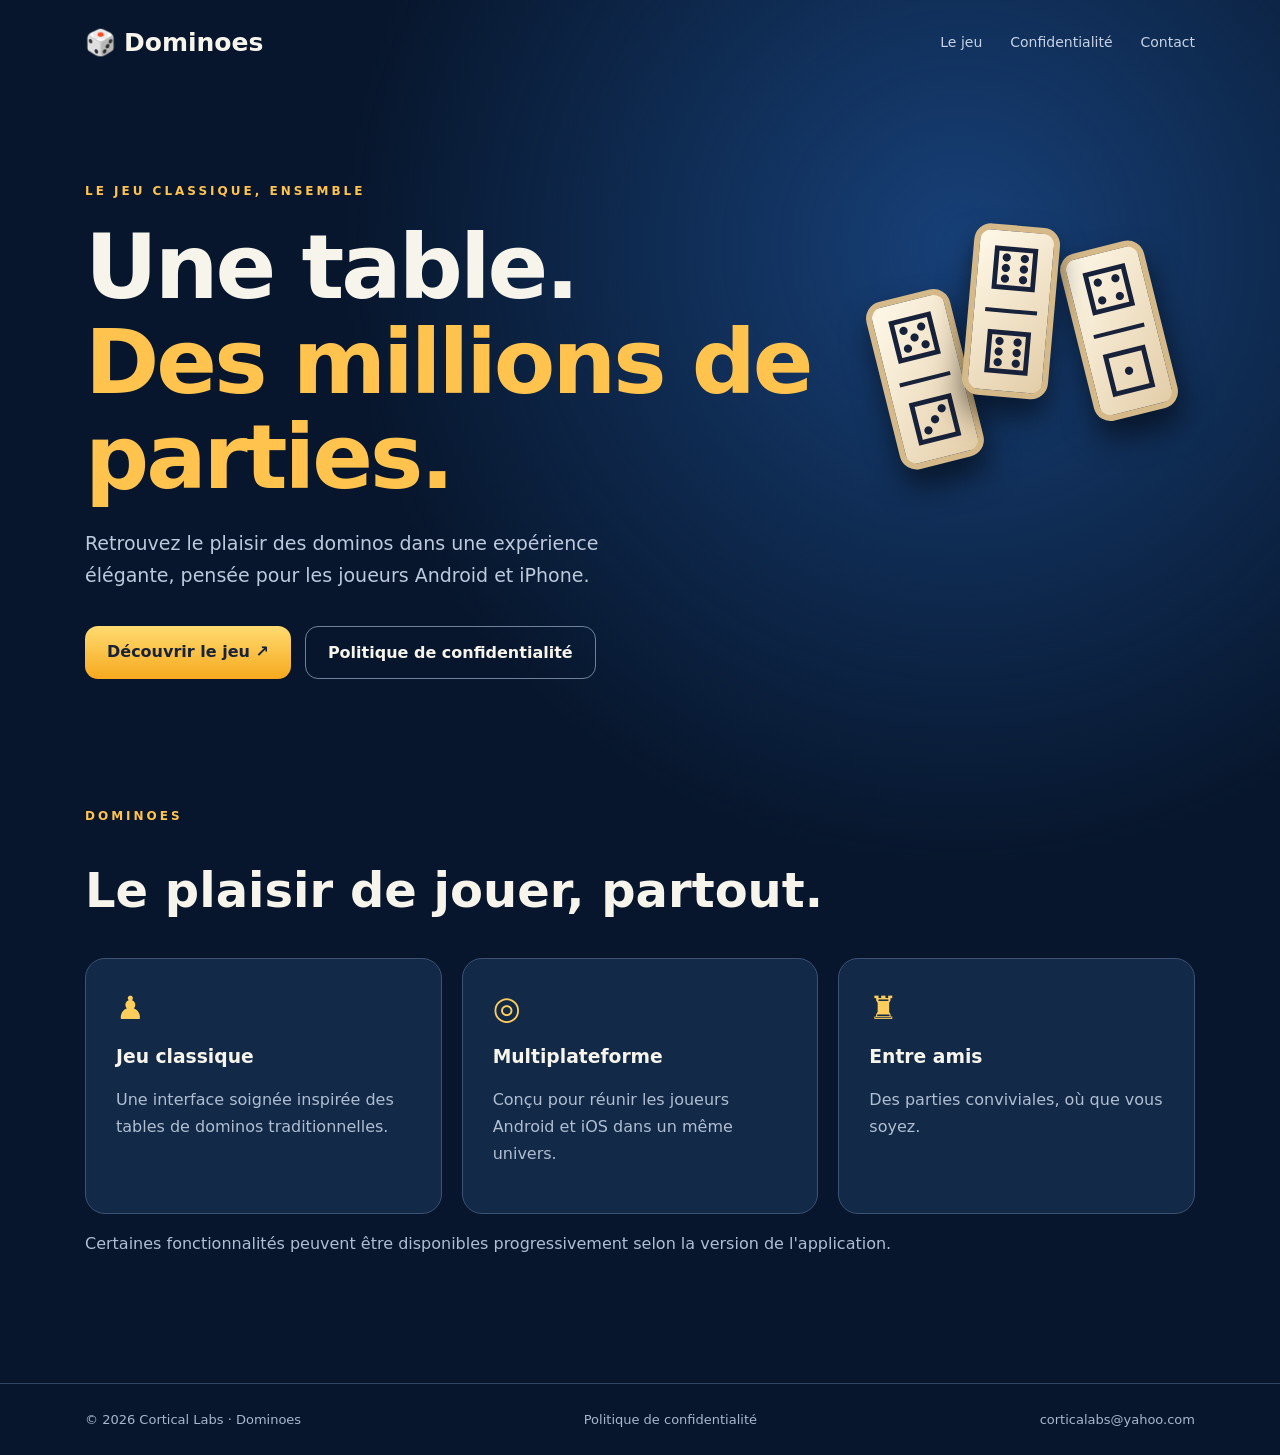
<file: index.html>
<!doctype html><html lang="fr"><head><meta charset="utf-8"><meta name="viewport" content="width=device-width,initial-scale=1"><meta name="theme-color" content="#07162c"><title>Dominoes | Jouez ensemble</title><meta name="description" content="Dominoes, le jeu de dominos pour Android et iPhone."><link rel="stylesheet" href="style.css"></head><body><header><a class="brand" href="/">🎲 <strong>Dominoes</strong></a><nav><a href="#fonctionnalites">Le jeu</a><a href="/privacy.html">Confidentialité</a><a href="mailto:corticalabs@yahoo.com">Contact</a></nav></header><main><section class="hero"><div class="eyebrow">LE JEU CLASSIQUE, ENSEMBLE</div><h1>Une table.<br><span>Des millions de parties.</span></h1><p>Retrouvez le plaisir des dominos dans une expérience élégante, pensée pour les joueurs Android et iPhone.</p><div class="buttons"><a class="primary" href="#fonctionnalites">Découvrir le jeu ↗</a><a class="secondary" href="/privacy.html">Politique de confidentialité</a></div><div class="tiles" aria-hidden="true"><div class="tile"><span>⚄</span><i></i><span>⚂</span></div><div class="tile tilt"><span>⚅</span><i></i><span>⚅</span></div><div class="tile"><span>⚃</span><i></i><span>⚀</span></div></div></section><section id="fonctionnalites"><div class="eyebrow">DOMINOES</div><h2>Le plaisir de jouer, partout.</h2><div class="grid"><article><b>♟</b><h3>Jeu classique</h3><p>Une interface soignée inspirée des tables de dominos traditionnelles.</p></article><article><b>◎</b><h3>Multiplateforme</h3><p>Conçu pour réunir les joueurs Android et iOS dans un même univers.</p></article><article><b>♜</b><h3>Entre amis</h3><p>Des parties conviviales, où que vous soyez.</p></article></div><p class="note">Certaines fonctionnalités peuvent être disponibles progressivement selon la version de l'application.</p></section></main><footer><span>© 2026 Cortical Labs · Dominoes</span><a href="/privacy.html">Politique de confidentialité</a><a href="mailto:corticalabs@yahoo.com">corticalabs@yahoo.com</a></footer></body></html>
</file>
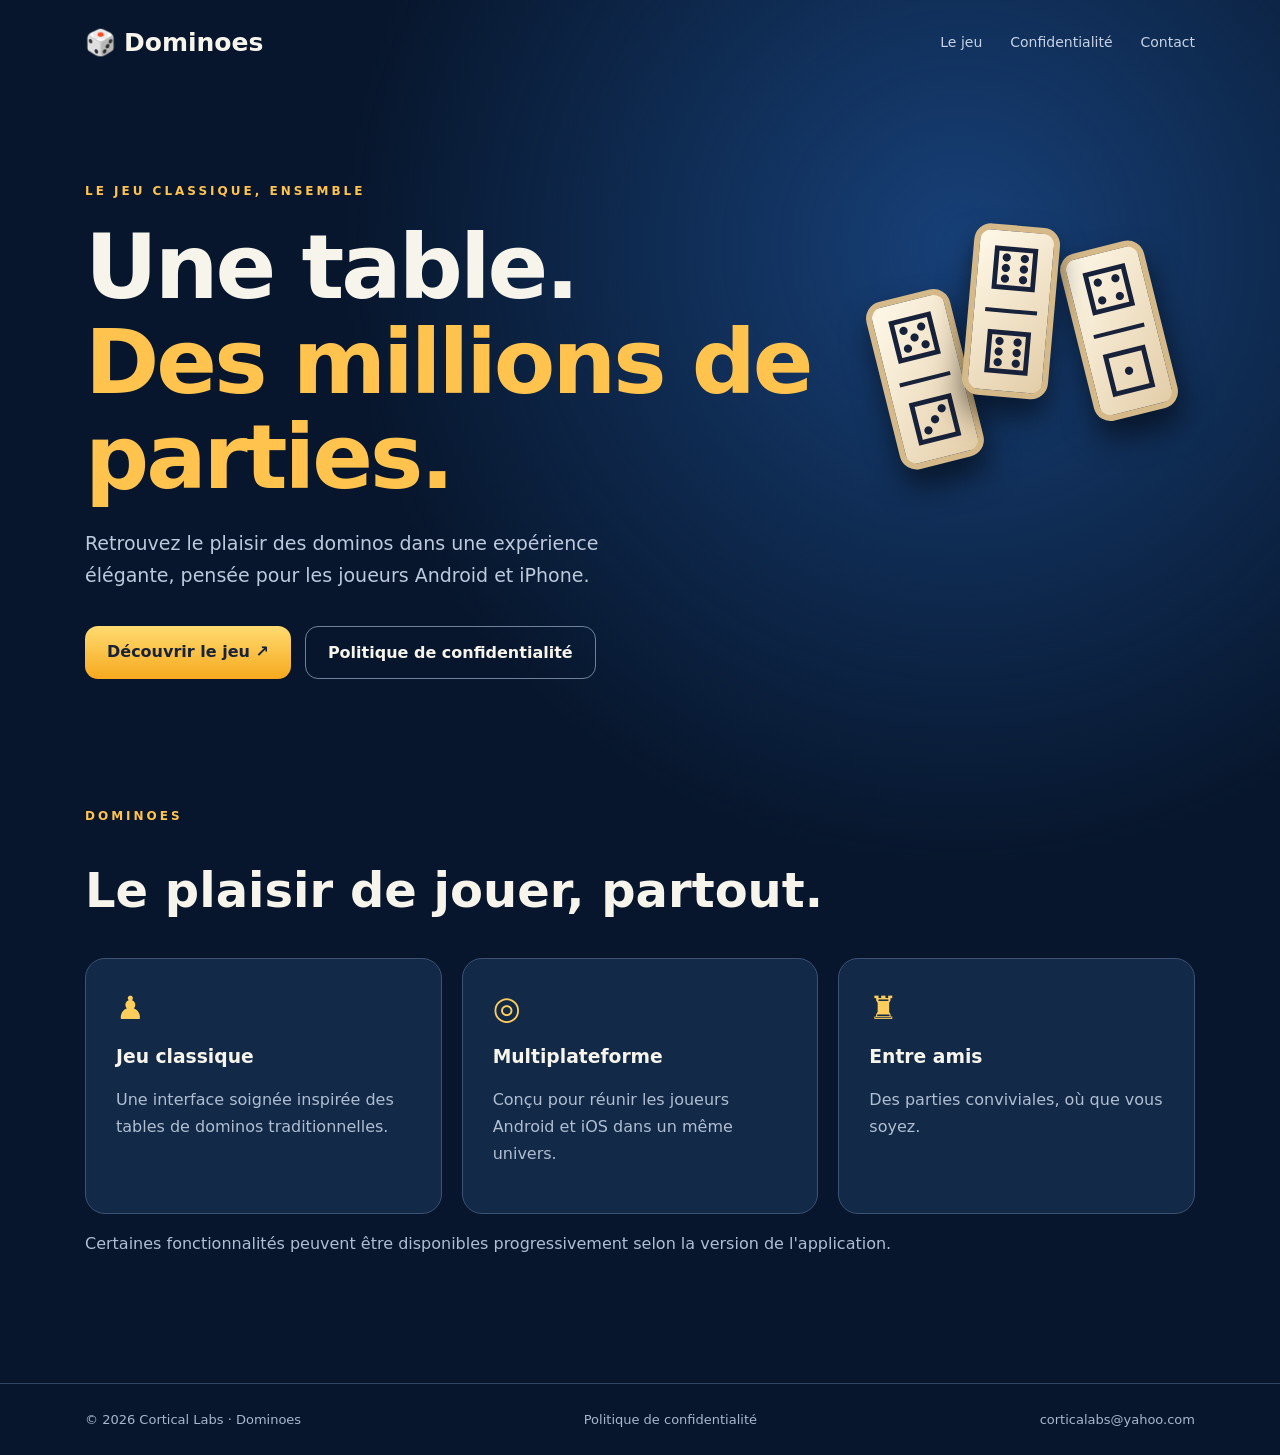
<file: dominoes-site/index.html>
<!doctype html><html lang="fr"><head><meta charset="utf-8"><meta name="viewport" content="width=device-width,initial-scale=1"><meta name="theme-color" content="#07162c"><title>Dominoes | Jouez ensemble</title><meta name="description" content="Dominoes, le jeu de dominos pour Android et iPhone."><link rel="stylesheet" href="style.css"></head><body><header><a class="brand" href="/">🎲 <strong>Dominoes</strong></a><nav><a href="#fonctionnalites">Le jeu</a><a href="/privacy.html">Confidentialité</a><a href="mailto:corticalabs@yahoo.com">Contact</a></nav></header><main><section class="hero"><div class="eyebrow">LE JEU CLASSIQUE, ENSEMBLE</div><h1>Une table.<br><span>Des millions de parties.</span></h1><p>Retrouvez le plaisir des dominos dans une expérience élégante, pensée pour les joueurs Android et iPhone.</p><div class="buttons"><a class="primary" href="#fonctionnalites">Découvrir le jeu ↗</a><a class="secondary" href="/privacy.html">Politique de confidentialité</a></div><div class="tiles" aria-hidden="true"><div class="tile"><span>⚄</span><i></i><span>⚂</span></div><div class="tile tilt"><span>⚅</span><i></i><span>⚅</span></div><div class="tile"><span>⚃</span><i></i><span>⚀</span></div></div></section><section id="fonctionnalites"><div class="eyebrow">DOMINOES</div><h2>Le plaisir de jouer, partout.</h2><div class="grid"><article><b>♟</b><h3>Jeu classique</h3><p>Une interface soignée inspirée des tables de dominos traditionnelles.</p></article><article><b>◎</b><h3>Multiplateforme</h3><p>Conçu pour réunir les joueurs Android et iOS dans un même univers.</p></article><article><b>♜</b><h3>Entre amis</h3><p>Des parties conviviales, où que vous soyez.</p></article></div><p class="note">Certaines fonctionnalités peuvent être disponibles progressivement selon la version de l'application.</p></section></main><footer><span>© 2026 Cortical Labs · Dominoes</span><a href="/privacy.html">Politique de confidentialité</a><a href="mailto:corticalabs@yahoo.com">corticalabs@yahoo.com</a></footer></body></html>
</file>
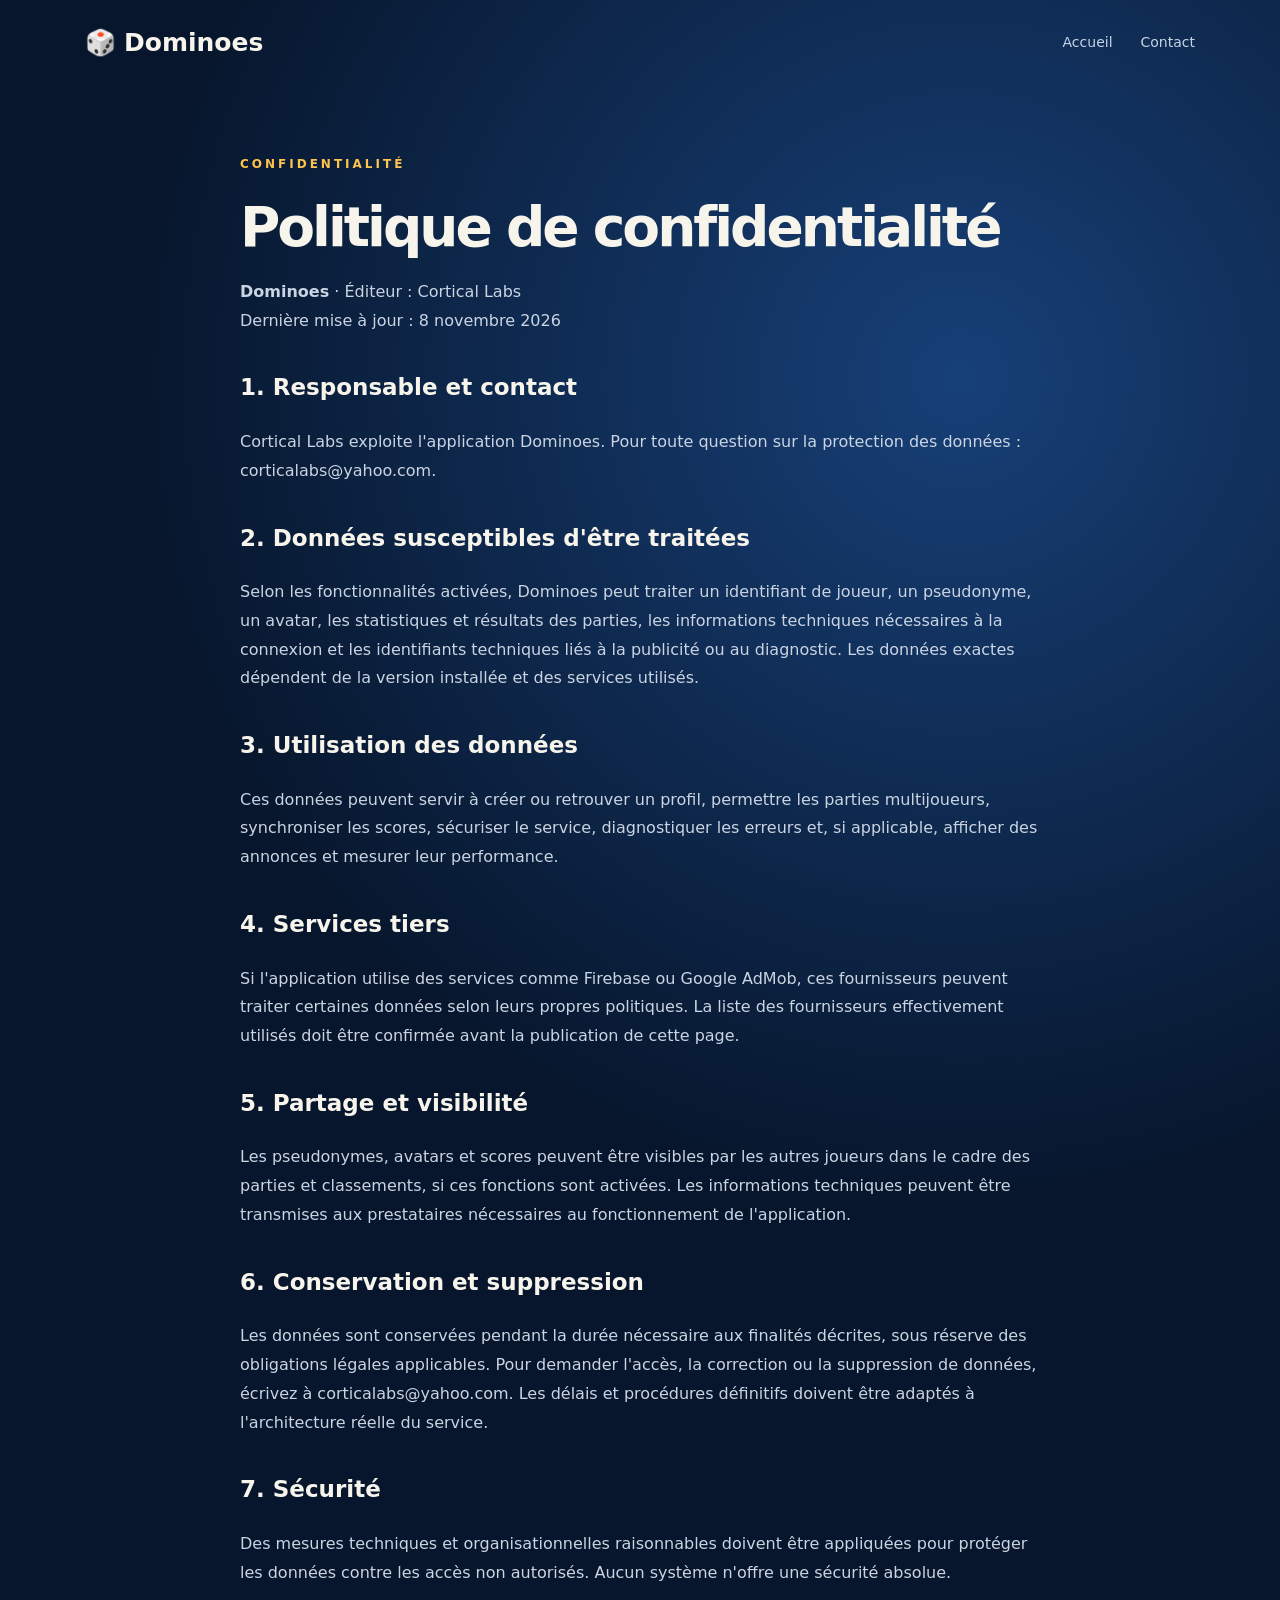
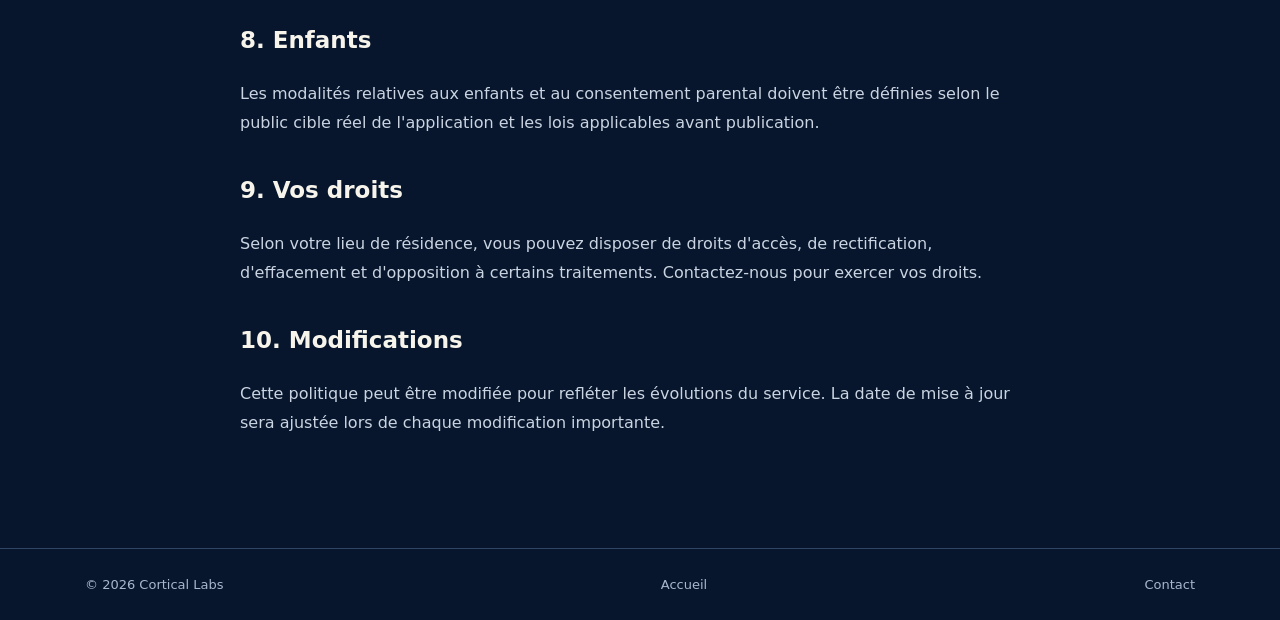
<file: privacy.html>
<!doctype html><html lang="fr"><head><meta charset="utf-8"><meta name="viewport" content="width=device-width,initial-scale=1"><title>Politique de confidentialité | Dominoes</title><link rel="stylesheet" href="style.css"></head><body><header><a class="brand" href="/">🎲 <strong>Dominoes</strong></a><nav><a href="/">Accueil</a><a href="mailto:corticalabs@yahoo.com">Contact</a></nav></header><main class="legal"><div class="eyebrow">CONFIDENTIALITÉ</div><h1>Politique de confidentialité</h1><p><strong>Dominoes</strong> · Éditeur : Cortical Labs<br>Dernière mise à jour : 8 novembre 2026</p><h2>1. Responsable et contact</h2><p>Cortical Labs exploite l'application Dominoes. Pour toute question sur la protection des données : <a href="mailto:corticalabs@yahoo.com">corticalabs@yahoo.com</a>.</p><h2>2. Données susceptibles d'être traitées</h2><p>Selon les fonctionnalités activées, Dominoes peut traiter un identifiant de joueur, un pseudonyme, un avatar, les statistiques et résultats des parties, les informations techniques nécessaires à la connexion et les identifiants techniques liés à la publicité ou au diagnostic. Les données exactes dépendent de la version installée et des services utilisés.</p><h2>3. Utilisation des données</h2><p>Ces données peuvent servir à créer ou retrouver un profil, permettre les parties multijoueurs, synchroniser les scores, sécuriser le service, diagnostiquer les erreurs et, si applicable, afficher des annonces et mesurer leur performance.</p><h2>4. Services tiers</h2><p>Si l'application utilise des services comme Firebase ou Google AdMob, ces fournisseurs peuvent traiter certaines données selon leurs propres politiques. La liste des fournisseurs effectivement utilisés doit être confirmée avant la publication de cette page.</p><h2>5. Partage et visibilité</h2><p>Les pseudonymes, avatars et scores peuvent être visibles par les autres joueurs dans le cadre des parties et classements, si ces fonctions sont activées. Les informations techniques peuvent être transmises aux prestataires nécessaires au fonctionnement de l'application.</p><h2>6. Conservation et suppression</h2><p>Les données sont conservées pendant la durée nécessaire aux finalités décrites, sous réserve des obligations légales applicables. Pour demander l'accès, la correction ou la suppression de données, écrivez à <a href="mailto:corticalabs@yahoo.com">corticalabs@yahoo.com</a>. Les délais et procédures définitifs doivent être adaptés à l'architecture réelle du service.</p><h2>7. Sécurité</h2><p>Des mesures techniques et organisationnelles raisonnables doivent être appliquées pour protéger les données contre les accès non autorisés. Aucun système n'offre une sécurité absolue.</p><h2>8. Enfants</h2><p>Les modalités relatives aux enfants et au consentement parental doivent être définies selon le public cible réel de l'application et les lois applicables avant publication.</p><h2>9. Vos droits</h2><p>Selon votre lieu de résidence, vous pouvez disposer de droits d'accès, de rectification, d'effacement et d'opposition à certains traitements. Contactez-nous pour exercer vos droits.</p><h2>10. Modifications</h2><p>Cette politique peut être modifiée pour refléter les évolutions du service. La date de mise à jour sera ajustée lors de chaque modification importante.</p></main><footer><span>© 2026 Cortical Labs</span><a href="/">Accueil</a><a href="mailto:corticalabs@yahoo.com">Contact</a></footer></body></html>
</file>
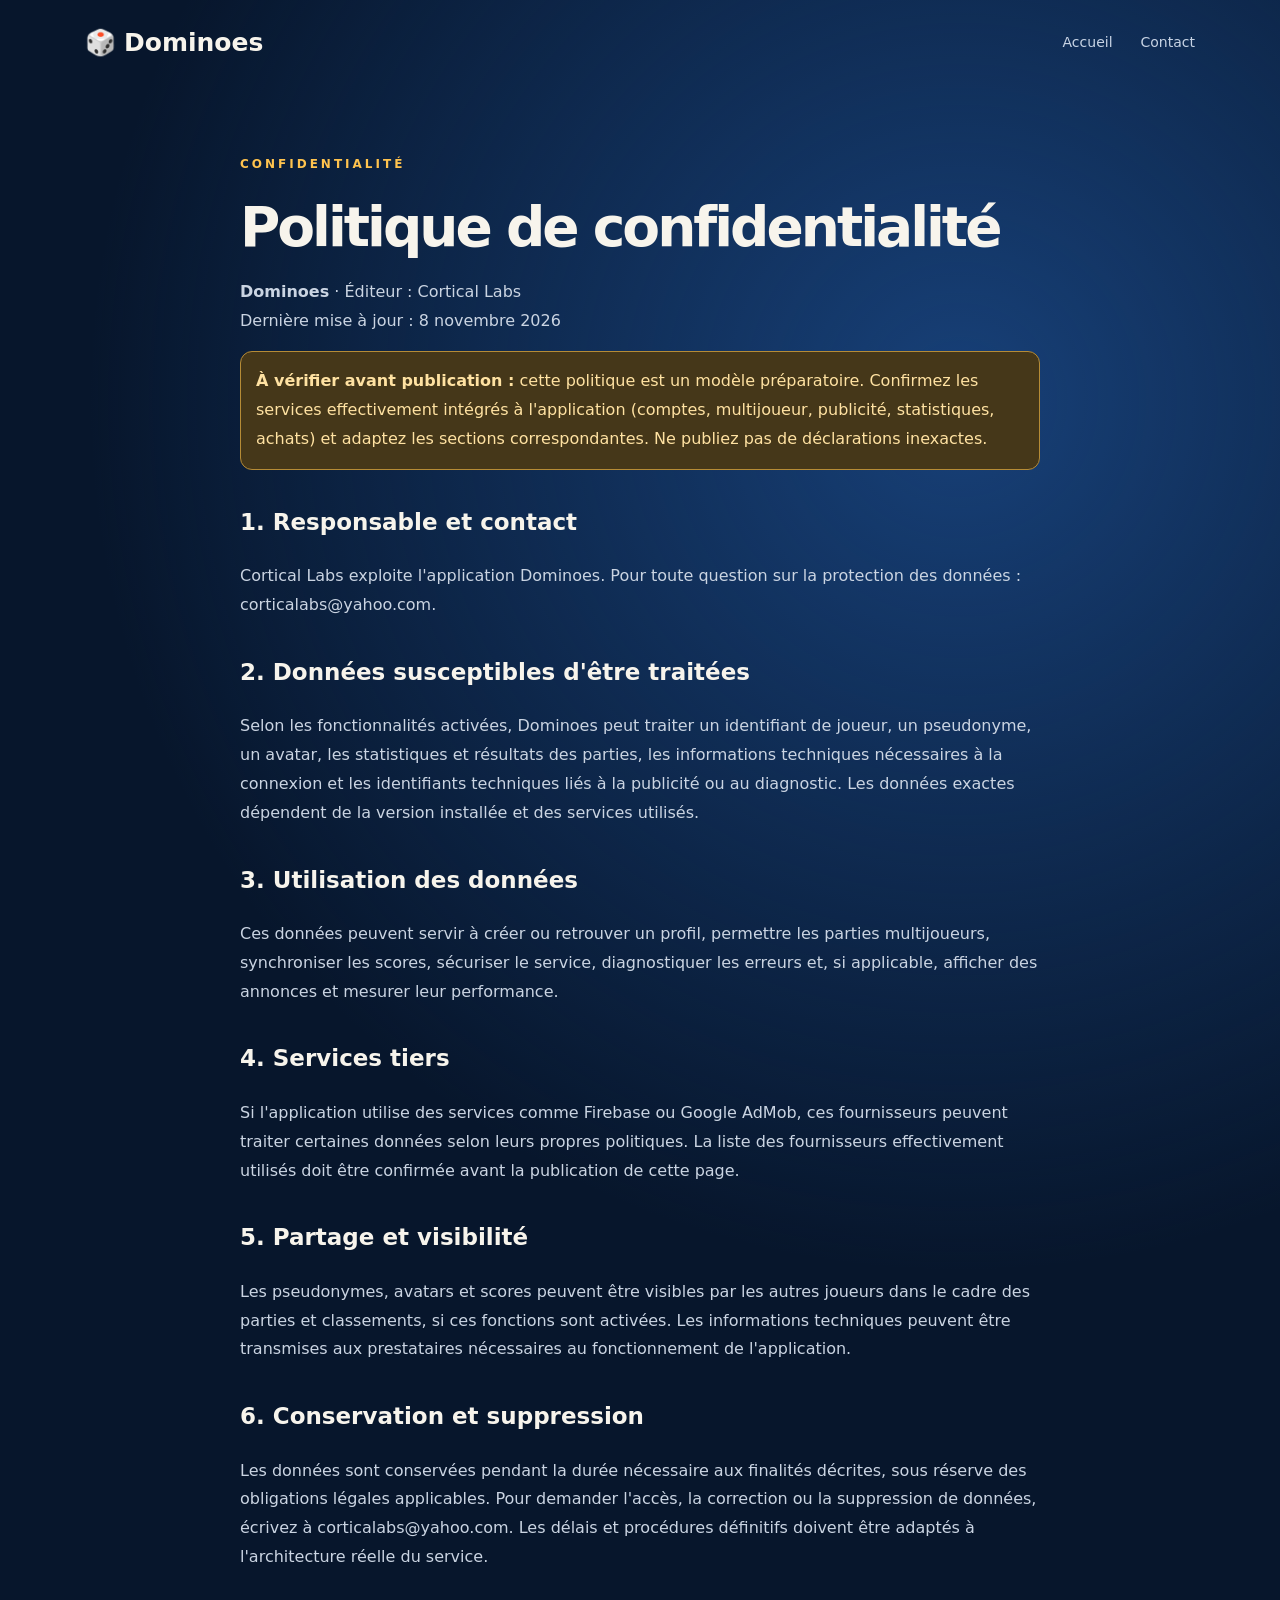
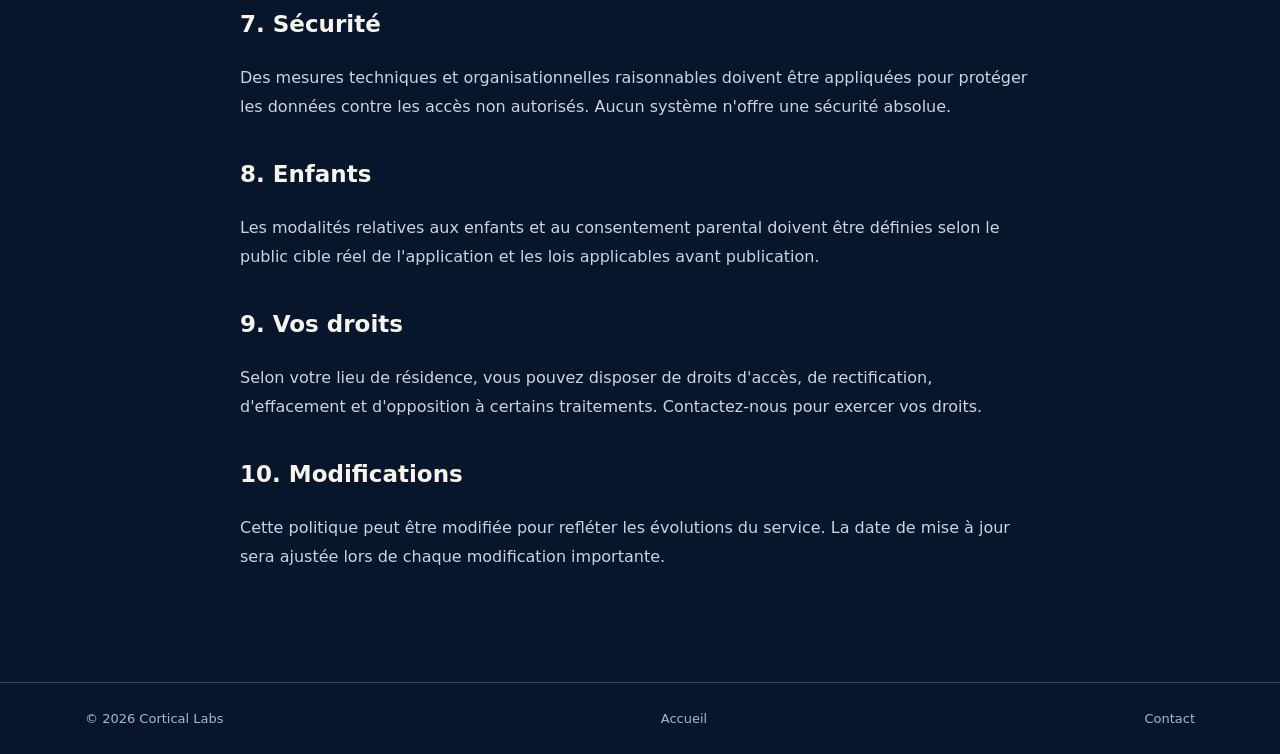
<file: dominoes-site/privacy.html>
<!doctype html><html lang="fr"><head><meta charset="utf-8"><meta name="viewport" content="width=device-width,initial-scale=1"><title>Politique de confidentialité | Dominoes</title><link rel="stylesheet" href="style.css"></head><body><header><a class="brand" href="/">🎲 <strong>Dominoes</strong></a><nav><a href="/">Accueil</a><a href="mailto:corticalabs@yahoo.com">Contact</a></nav></header><main class="legal"><div class="eyebrow">CONFIDENTIALITÉ</div><h1>Politique de confidentialité</h1><p><strong>Dominoes</strong> · Éditeur : Cortical Labs<br>Dernière mise à jour : 8 novembre 2026</p><div class="warning"><strong>À vérifier avant publication :</strong> cette politique est un modèle préparatoire. Confirmez les services effectivement intégrés à l'application (comptes, multijoueur, publicité, statistiques, achats) et adaptez les sections correspondantes. Ne publiez pas de déclarations inexactes.</div><h2>1. Responsable et contact</h2><p>Cortical Labs exploite l'application Dominoes. Pour toute question sur la protection des données : <a href="mailto:corticalabs@yahoo.com">corticalabs@yahoo.com</a>.</p><h2>2. Données susceptibles d'être traitées</h2><p>Selon les fonctionnalités activées, Dominoes peut traiter un identifiant de joueur, un pseudonyme, un avatar, les statistiques et résultats des parties, les informations techniques nécessaires à la connexion et les identifiants techniques liés à la publicité ou au diagnostic. Les données exactes dépendent de la version installée et des services utilisés.</p><h2>3. Utilisation des données</h2><p>Ces données peuvent servir à créer ou retrouver un profil, permettre les parties multijoueurs, synchroniser les scores, sécuriser le service, diagnostiquer les erreurs et, si applicable, afficher des annonces et mesurer leur performance.</p><h2>4. Services tiers</h2><p>Si l'application utilise des services comme Firebase ou Google AdMob, ces fournisseurs peuvent traiter certaines données selon leurs propres politiques. La liste des fournisseurs effectivement utilisés doit être confirmée avant la publication de cette page.</p><h2>5. Partage et visibilité</h2><p>Les pseudonymes, avatars et scores peuvent être visibles par les autres joueurs dans le cadre des parties et classements, si ces fonctions sont activées. Les informations techniques peuvent être transmises aux prestataires nécessaires au fonctionnement de l'application.</p><h2>6. Conservation et suppression</h2><p>Les données sont conservées pendant la durée nécessaire aux finalités décrites, sous réserve des obligations légales applicables. Pour demander l'accès, la correction ou la suppression de données, écrivez à <a href="mailto:corticalabs@yahoo.com">corticalabs@yahoo.com</a>. Les délais et procédures définitifs doivent être adaptés à l'architecture réelle du service.</p><h2>7. Sécurité</h2><p>Des mesures techniques et organisationnelles raisonnables doivent être appliquées pour protéger les données contre les accès non autorisés. Aucun système n'offre une sécurité absolue.</p><h2>8. Enfants</h2><p>Les modalités relatives aux enfants et au consentement parental doivent être définies selon le public cible réel de l'application et les lois applicables avant publication.</p><h2>9. Vos droits</h2><p>Selon votre lieu de résidence, vous pouvez disposer de droits d'accès, de rectification, d'effacement et d'opposition à certains traitements. Contactez-nous pour exercer vos droits.</p><h2>10. Modifications</h2><p>Cette politique peut être modifiée pour refléter les évolutions du service. La date de mise à jour sera ajustée lors de chaque modification importante.</p></main><footer><span>© 2026 Cortical Labs</span><a href="/">Accueil</a><a href="mailto:corticalabs@yahoo.com">Contact</a></footer></body></html>
</file>
<file: style.css>
:root{font-family:Inter,system-ui,-apple-system,Segoe UI,sans-serif;color:#f7f4ec;background:#07162c}*{box-sizing:border-box}body{margin:0;background:radial-gradient(circle at 75% 17%,#174078 0,transparent 40%),#07162c}a{color:inherit;text-decoration:none}header{height:84px;display:flex;align-items:center;justify-content:space-between;max-width:1160px;padding:0 25px;margin:auto}nav{display:flex;gap:28px;color:#c7d3e4;font-size:14px}.brand{font-size:25px}.hero{min-height:640px;max-width:1160px;padding:100px 25px 70px;margin:auto;position:relative;overflow:hidden}.eyebrow{color:#ffc34e;letter-spacing:3px;font-size:12px;font-weight:800}h1{font-size:clamp(46px,7vw,90px);line-height:1.06;letter-spacing:-3px;margin:22px 0}h1 span{color:#ffc34e}.hero p{font-size:19px;color:#bdc9dc;line-height:1.7;max-width:520px}.buttons{display:flex;flex-wrap:wrap;gap:14px;margin-top:34px}.buttons a{padding:16px 22px;border-radius:13px;font-weight:700}.primary{background:linear-gradient(#ffdb70,#f6a91e);color:#182239}.secondary{border:1px solid #6e819b}.tiles{position:absolute;right:55px;top:185px;display:flex;gap:14px;transform:rotate(-14deg)}.tile{width:86px;height:172px;border:6px solid #d5b989;border-radius:17px;background:linear-gradient(130deg,#fff9e9,#e3cda8);box-shadow:0 18px 30px #0008;color:#172139;display:flex;flex-direction:column;align-items:center;justify-content:space-around;font-size:60px}.tile i{width:70%;height:4px;background:#182239}.tilt{transform:translateY(-45px) rotate(19deg)}section#fonctionnalites{max-width:1160px;margin:auto;padding:60px 25px 110px}h2{font-size:clamp(30px,4vw,48px)}.grid{display:grid;grid-template-columns:repeat(3,1fr);gap:20px}.grid article{padding:30px;border:1px solid #3b5275;border-radius:20px;background:#122947}.grid b{font-size:32px;color:#ffcd5c}.grid p,.note{color:#afbed2;line-height:1.7}footer{border-top:1px solid #304663;display:flex;gap:20px;justify-content:space-between;flex-wrap:wrap;padding:28px max(25px,calc((100vw - 1110px)/2));font-size:13px;color:#a8b7cd}.legal{max-width:850px;margin:70px auto 110px;padding:0 25px;line-height:1.8}.legal h1{font-size:clamp(35px,5vw,55px)}.legal h2{font-size:23px;margin-top:32px}.legal p,.legal li{color:#cad4e2}.warning{background:#453719;border:1px solid #b58b36;border-radius:12px;padding:15px;color:#ffe2a2}@media(max-width:900px){.tiles{opacity:.14;right:0;top:190px}.hero{min-height:580px}.grid{grid-template-columns:1fr}}@media(max-width:550px){nav{gap:12px;font-size:12px}.brand{font-size:19px}.hero{padding-top:70px}h1{letter-spacing:-1px}.tiles{display:none}}
</file>
<file: dominoes-site/style.css>
:root{font-family:Inter,system-ui,-apple-system,Segoe UI,sans-serif;color:#f7f4ec;background:#07162c}*{box-sizing:border-box}body{margin:0;background:radial-gradient(circle at 75% 17%,#174078 0,transparent 40%),#07162c}a{color:inherit;text-decoration:none}header{height:84px;display:flex;align-items:center;justify-content:space-between;max-width:1160px;padding:0 25px;margin:auto}nav{display:flex;gap:28px;color:#c7d3e4;font-size:14px}.brand{font-size:25px}.hero{min-height:640px;max-width:1160px;padding:100px 25px 70px;margin:auto;position:relative;overflow:hidden}.eyebrow{color:#ffc34e;letter-spacing:3px;font-size:12px;font-weight:800}h1{font-size:clamp(46px,7vw,90px);line-height:1.06;letter-spacing:-3px;margin:22px 0}h1 span{color:#ffc34e}.hero p{font-size:19px;color:#bdc9dc;line-height:1.7;max-width:520px}.buttons{display:flex;flex-wrap:wrap;gap:14px;margin-top:34px}.buttons a{padding:16px 22px;border-radius:13px;font-weight:700}.primary{background:linear-gradient(#ffdb70,#f6a91e);color:#182239}.secondary{border:1px solid #6e819b}.tiles{position:absolute;right:55px;top:185px;display:flex;gap:14px;transform:rotate(-14deg)}.tile{width:86px;height:172px;border:6px solid #d5b989;border-radius:17px;background:linear-gradient(130deg,#fff9e9,#e3cda8);box-shadow:0 18px 30px #0008;color:#172139;display:flex;flex-direction:column;align-items:center;justify-content:space-around;font-size:60px}.tile i{width:70%;height:4px;background:#182239}.tilt{transform:translateY(-45px) rotate(19deg)}section#fonctionnalites{max-width:1160px;margin:auto;padding:60px 25px 110px}h2{font-size:clamp(30px,4vw,48px)}.grid{display:grid;grid-template-columns:repeat(3,1fr);gap:20px}.grid article{padding:30px;border:1px solid #3b5275;border-radius:20px;background:#122947}.grid b{font-size:32px;color:#ffcd5c}.grid p,.note{color:#afbed2;line-height:1.7}footer{border-top:1px solid #304663;display:flex;gap:20px;justify-content:space-between;flex-wrap:wrap;padding:28px max(25px,calc((100vw - 1110px)/2));font-size:13px;color:#a8b7cd}.legal{max-width:850px;margin:70px auto 110px;padding:0 25px;line-height:1.8}.legal h1{font-size:clamp(35px,5vw,55px)}.legal h2{font-size:23px;margin-top:32px}.legal p,.legal li{color:#cad4e2}.warning{background:#453719;border:1px solid #b58b36;border-radius:12px;padding:15px;color:#ffe2a2}@media(max-width:900px){.tiles{opacity:.14;right:0;top:190px}.hero{min-height:580px}.grid{grid-template-columns:1fr}}@media(max-width:550px){nav{gap:12px;font-size:12px}.brand{font-size:19px}.hero{padding-top:70px}h1{letter-spacing:-1px}.tiles{display:none}}
</file>
